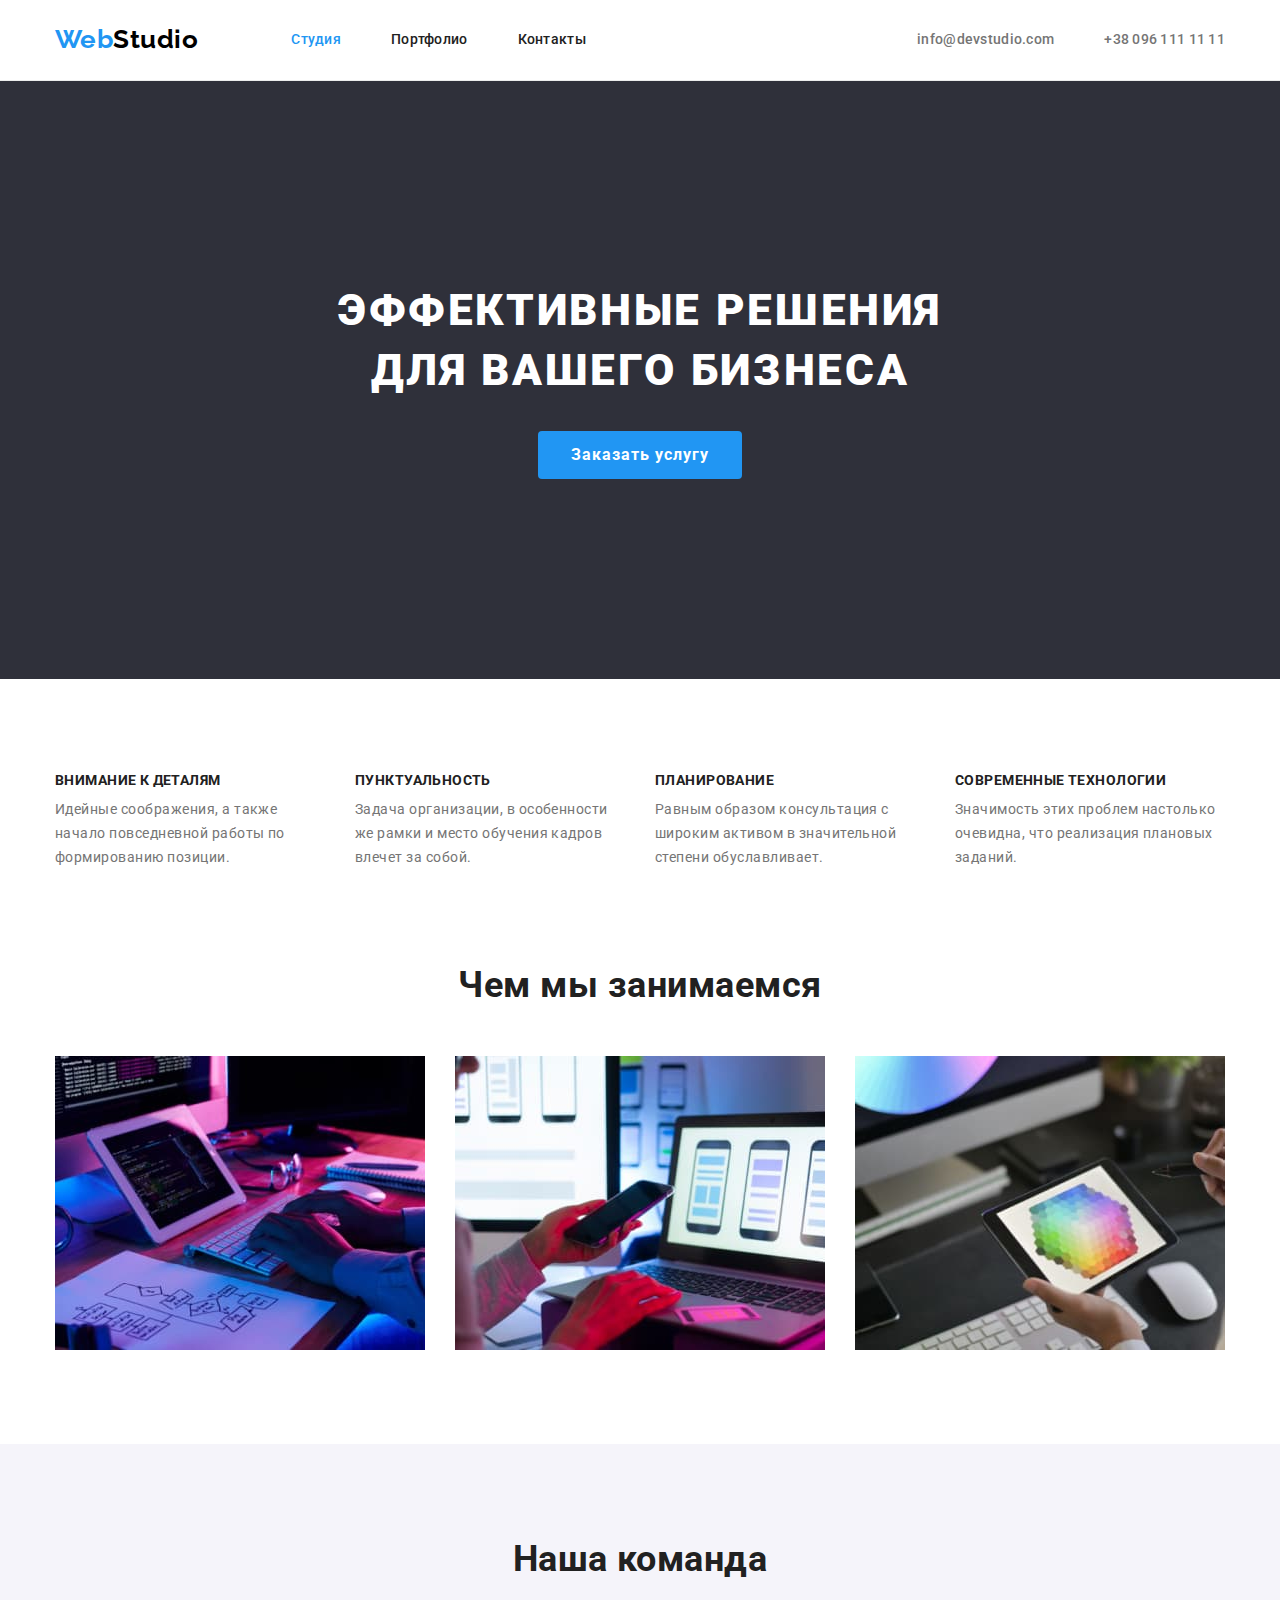
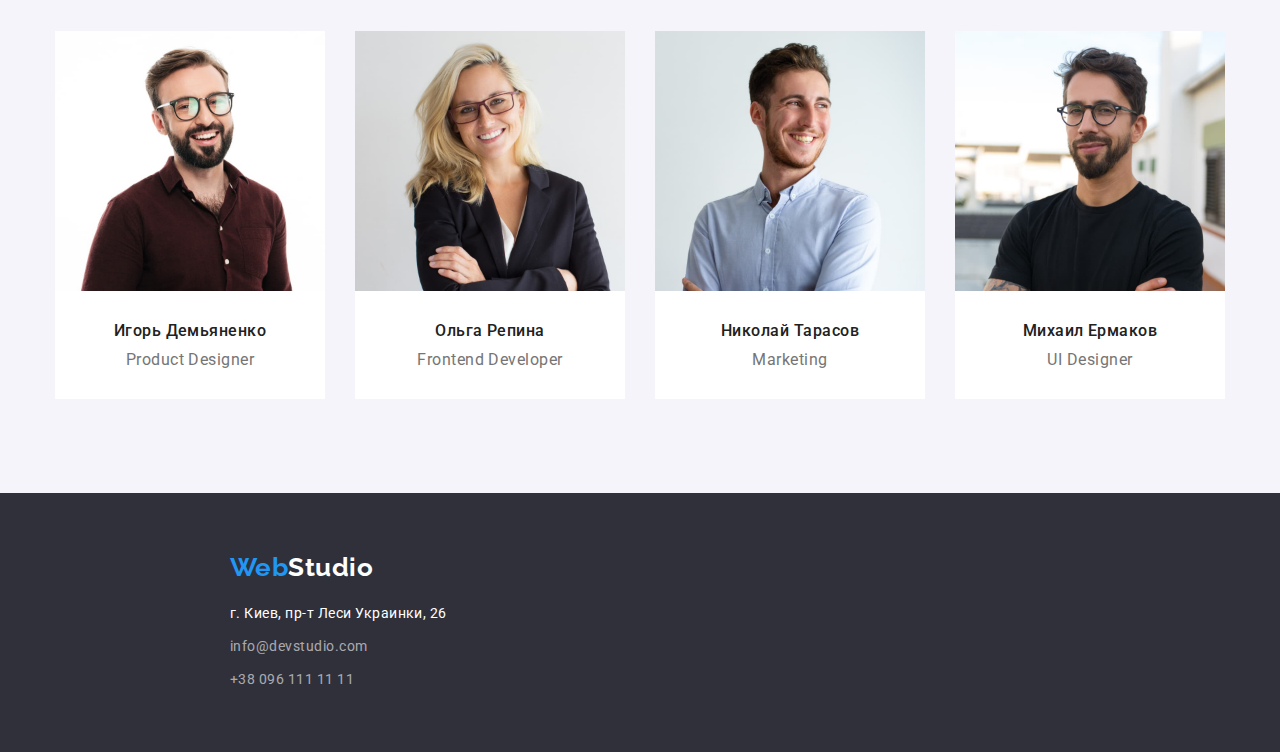
<file: index.html>
<!DOCTYPE html>
<html lang="ru">
<head>
    <meta charset="UTF-8">
    <meta http-equiv="X-UA-Compatible" content="IE=edge">
    <meta name="viewport" content="width=device-width, initial-scale=1.0">
    <title>Document</title>
    <link rel="stylesheet" href="https://cdn.jsdelivr.net/npm/modern-normalize@1.1.0/modern-normalize.min.css">
    <link rel="preconnect" href="https://fonts.googleapis.com">
<link rel="preconnect" href="https://fonts.gstatic.com" crossorigin>
<link href="https://fonts.googleapis.com/css2?family=Raleway:wght@700&family=Roboto:wght@400;500;700;900&display=swap" rel="stylesheet">
    <link rel="stylesheet" href="./css/styles.css" />
</head>
<body>
    <!--шапка страницы-->
  <header class="page-header">
    <div class="container main-nav">
        <nav class="page-navigation" >      
      <a href="/index.html" class="logo">
          <span class="accent">Web</span>Studio
      </a>      
    <!--навигация на другие страницы-->
      <ul class="site-nav list">
          <li class="item"><a href="" class="link current">Студия</a></li>
          <li class="item"><a href="./portfolio.html" class="link">Портфолио</a></li>
          <li class="item"><a href="" class="link">Контакты</a></li>
      </ul>
      </nav>
    <!--Контакті-->
    
      <ul class="contacts list">
          <li class="item"><a href="mailto:info@devstudio.com" class="link social">info@devstudio.com</a></li>
          <li class="item"><a href="tel:+380961111111" class="link social">+38 096 111 11 11</a></li>
      </ul>
    
      
    
    </div>
  </header>
    <!--Уникальній контент страниці--> 
  <main>
      <section class="hero">
          <h1 class="hero-title">Эффективные решения <br /> для вашего бизнеса</h1>
          <button type="button" class="button primary">Заказать услугу</button>
      </section>
      <section class="section">
        <div class="container">
            <h2 class="section-title visually-hidden">Преимущества</h2>
          <ul class="features-list list">
              <li class="item">
                  <h3 class="title">Внимание к деталям</h3>
                  <p class="text">Идейные соображения, а также начало повседневной работы по формированию позиции.</p>
             </li>
              <li class="item">
                  <h3 class="title">Пунктуальность</h3>
                  <p class="text">Задача организации, в особенности же рамки и место обучения кадров влечет за собой.</p>
             </li>
              <li class="item">
                  <h3 class="title">Планирование</h3>
                  <p class="text">Равным образом консультация с широким активом в значительной степени обуславливает.</p>
             </li>
              <li class="item">
                  <h3 class="title">Современные технологии</h3>
                  <p class="text">Значимость этих проблем настолько очевидна, что реализация плановых заданий.</p>
             </li>

          </ul>
        </div>
          
      </section>
      <section class="about section">
        <div class="container">
          <h2 class="section-title">Чем мы занимаемся</h2>
          <ul class="heading list">
              <li>
                  <img src="./images/box1.jpg" alt="десктопніе приложения" width="370">
              </li>
              <li>
                <img src="./images/box2.jpg" alt="мобильніе приложения" width="370">
              </li>
              <li>
                <img src="./images/box3.jpg" alt="дизайнерские решения" width="370">
              </li>
          </ul>
        </div>
      </section>
      <section class="section section-container">
        <div class="container">
          <h2 class="section-title">Наша команда</h2>
          <ul class="team-list list">
              <li class="card">
                <img class="card-image" src="./images/img1.jpg" alt="Игорь Демьяненко" width="270">
                <div class="employees">
                <h3 class="title">Игорь Демьяненко</h3>
                <p class="text">Product Designer</p>
                </div>
                            
              </li>
              <li class="card">
                <img class="card-image" src="./images/img2.jpg" alt="Ольга Репина" width="270">
                <div class="employees">
                <h3 class="title">Ольга Репина</h3>
                <p class="text">Frontend Developer</p> 
                </div>
                               
              </li>
              <li class="card">
                <img class="card-image" src="./images/img3.jpg" alt="Николай Тарасов" width="270">
                <div class="employees">
                <h3 class="title">Николай Тарасов</h3>
                <p class="text">Marketing</p>
                </div>
                
              </li>
              <li class="card">
                <img class="card-image" src="./images/img4.jpg" alt="Михаил Ермаков" width="270">
                <div class="employees">
                <h3 class="title">Михаил Ермаков</h3>
                <p class="text">UI Designer</p>
                </div>
                
              </li>
          </ul>
        </div>
      </section>
    </main>
    <!--Подвал-->
    <footer class="footer" >
      <div class="container">
        <a  href="/index.html" class="logo-footer">
            <span class="accent">Web</span>Studio
        </a>
        <address >
            <ul class="address-list list">
                <li class="item"><a href="" class="link">г. Киев, пр-т Леси Украинки, 26</a></li>
                <li class="item"><a href="mailto:info@devstudio.com" class="link social">info@devstudio.com</a></li>
                <li class="item"><a href="tel:+380961111111" class="link social">+38 096 111 11 11</a></li>
            </ul>
          
           
        </address>
      </div>
        
        
    </footer> 
</body>
</html>
</file>
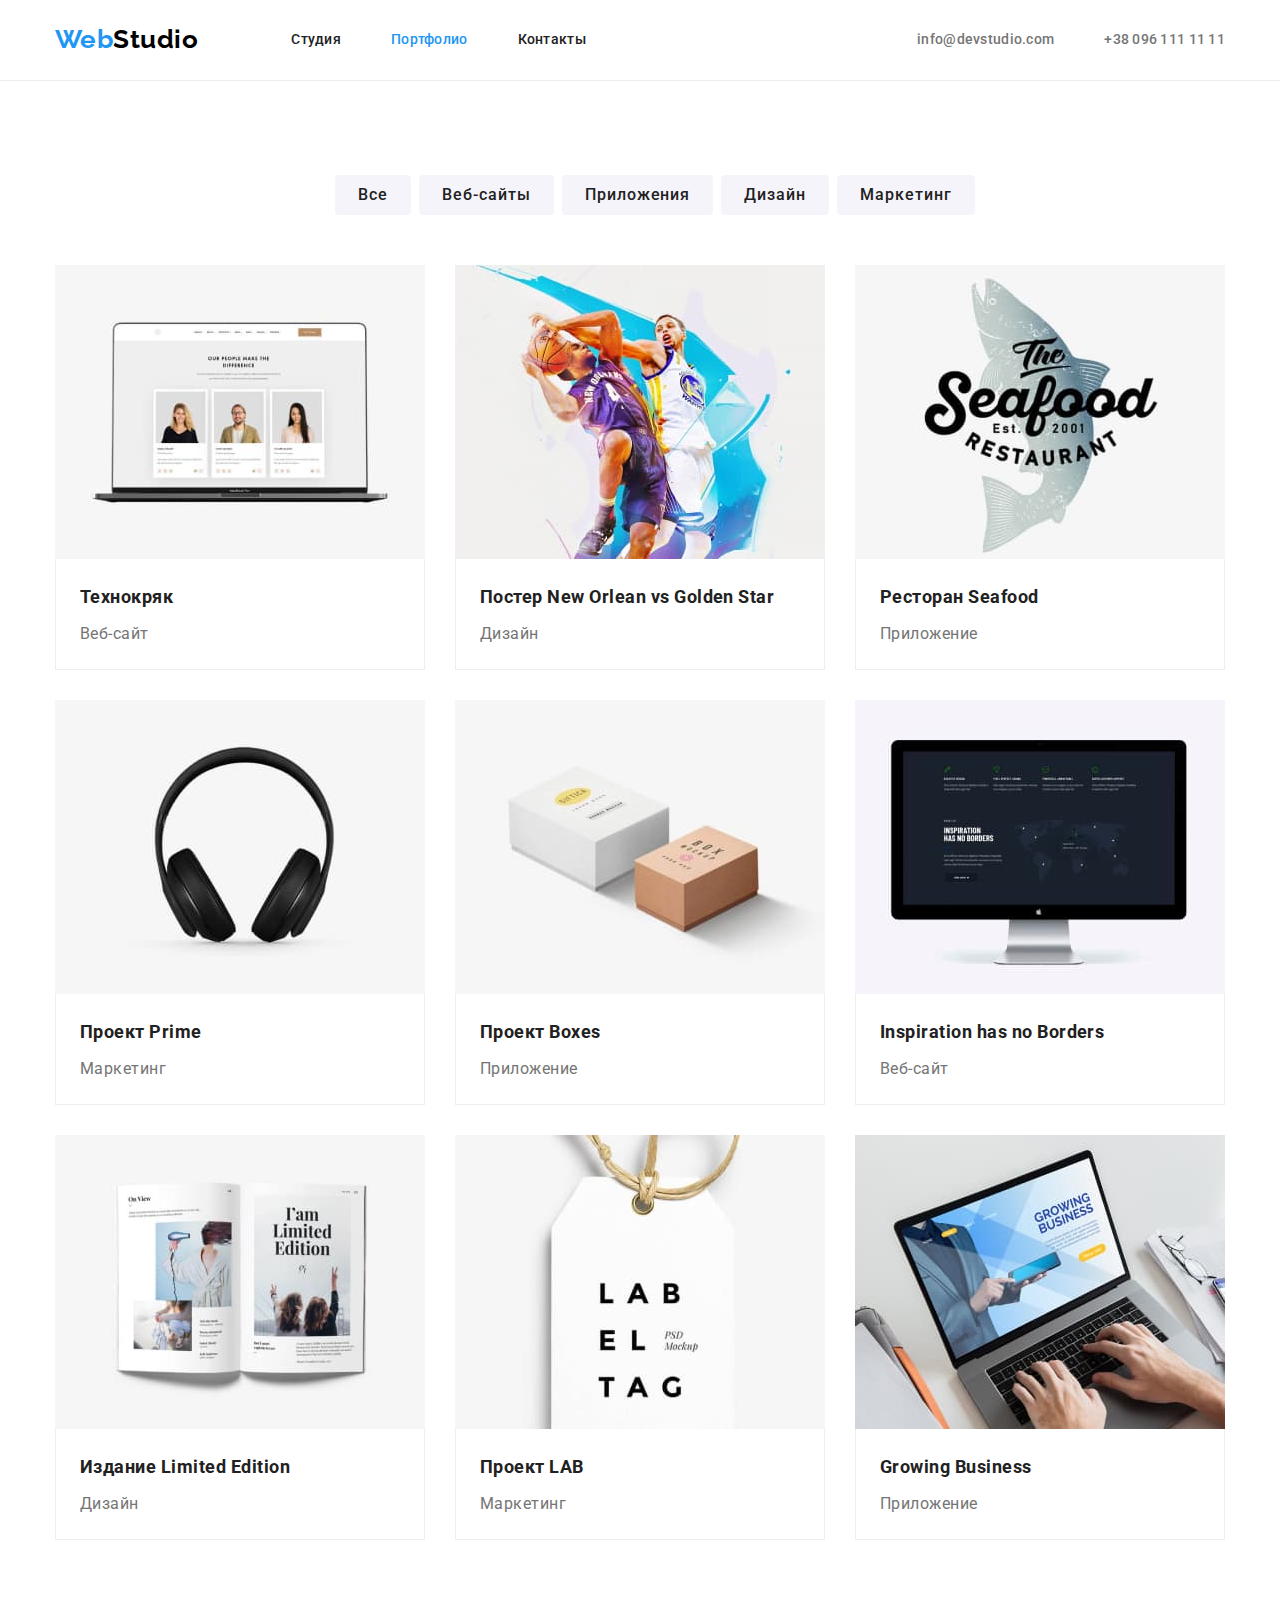
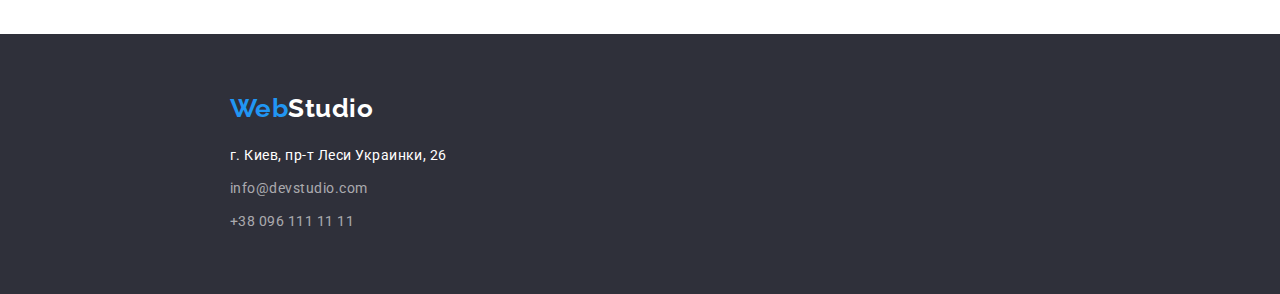
<file: portfolio.html>
<!DOCTYPE html>
<html lang="ru">
<head>
    <meta charset="UTF-8">
    <meta http-equiv="X-UA-Compatible" content="IE=edge">
    <meta name="viewport" content="width=device-width, initial-scale=1.0">
    <title>Document</title>
    <link rel="stylesheet" href="https://cdn.jsdelivr.net/npm/modern-normalize@1.1.0/modern-normalize.min.css">
    <link rel="preconnect" href="https://fonts.googleapis.com">
<link rel="preconnect" href="https://fonts.gstatic.com" crossorigin>
<link href="https://fonts.googleapis.com/css2?family=Raleway:wght@700&family=Roboto:wght@400;500;700;900&display=swap" rel="stylesheet">
    <link rel="stylesheet" href="./css/styles.css" />
</head>

<body>
    <!--шапка страницы-->
    <header class="page-header">
        <div class="container main-nav">
        <nav nav class="page-navigation">
            <a href="/index.html" class="logo">
                <span class="accent">Web</span>Studio
            </a>
            <!--навигация на другие страницы-->
            <ul class="site-nav list">
                <li class="item"><a href="./index.html" class="link">Студия</a></li>
                <li class="item"><a href="" class="link current">Портфолио</a></li>
                <li class="item"><a href="" class="link">Контакты</a></li>
            </ul>
        </nav>
        <!--Контакті-->
        <ul class="contacts list">
            <li class="item"><a href="mailto:info@devstudio.com" class="link social">info@devstudio.com</a></li>
            <li class="item"><a href="tel:+380961111111" class="link social">+38 096 111 11 11</a></li>
        </ul>
                
    </div>
        

    </header>
    <!--Уникальній контент страниці-->
    <main>
        <section class="section">
            <div class="container">
              <h1 class="section-title visually-hidden">Примеры работ</h1>
            <ul class="container button-nav list">
                <li class="item"><button type="button" class="button secondary">Все</button></li>
                <li class="item"><button type="button" class="button secondary">Веб-сайты</button></li>
                <li class="item"><button type="button" class="button secondary">Приложения</button></li>
                <li class="item"><button type="button" class="button secondary">Дизайн</button></li>
                <li class="item"><button type="button" class="button secondary">Маркетинг</button></li>
            </ul>
            
            <ul class="work-list list">
                <li class="card"><a href="">
                    <img class="card-image" src="./images/img13.jpg" alt="" width="370">
                    <div class="work-card">
                    <h2 class="title">Технокряк</h2>
                    <p class="text">Веб-сайт</p>
                    </div>
                    
                    </a>
                </li>
                <li class="card"><a href="">
                    <img class="card-image" src="./images/img14.jpg" alt="" width="370">
                    <div class="work-card">
                    <h2 class="title">Постер New Orlean vs Golden Star</h2>
                    <p class="text">Дизайн</p>
                    </div>
                    
                    </a>
                </li>
                <li class="card"><a href="">
                    <img class="card-image" src="./images/img15.jpg" alt="" width="370">
                    <div class="work-card">
                    <h2 class="title">Ресторан Seafood</h2>
                    <p class="text">Приложение</p>
                    </div>
                    
                    </a>
                </li>
                <li class="card"><a href="">
                    <img class="card-image" src="./images/img16.jpg" alt="" width="370">
                    <div class="work-card">
                    <h2 class="title">Проект Prime</h2>
                    <p class="text">Маркетинг</p>
                    </div>
                    
                    </a>
                </li>
                <li class="card"><a href="">
                    <img class="card-image" src="./images/img17.jpg" alt="" width="370">
                    <div class="work-card">
                    <h2 class="title">Проект Boxes</h2>
                    <p class="text">Приложение</p>
                    </div>
                    
                    </a>
                </li>
                <li class="card"><a href="">
                    <img class="card-image" class="card-image" src="./images/img18.jpg" alt="" width="370">
                    <div class="work-card">
                    <h2 class="title">Inspiration has no Borders</h2>
                    <p class="text">Веб-сайт</p>
                    </div>
                    
                    </a>
                </li>
                <li class="card"><a href="">
                    <img class="card-image" src="./images/img19.jpg" alt="" width="370">
                    <div class="work-card">
                    <h2 class="title">Издание Limited Edition</h2>
                    <p class="text">Дизайн</p>
                    </div>
                    
                    </a>
                </li>
                <li class="card"><a href="">
                    <img class="card-image" src="./images/img20.jpg" alt="" width="370">
                    <div class="work-card">
                    <h2 class="title">Проект LAB</h2>
                    <p class="text">Маркетинг</p>
                    </div>
                    
                    </a>
                </li>
                <li class="card"><a href="">
                    <img class="card-image" src="./images/img21.jpg" alt="" width="370">
                    <div class="work-card">
                    <h2 class="title">Growing Business</h2>
                    <p class="text">Приложение</p>
                    </div>
                    
                    </a>
                </li>
            </ul>
        </div>
            
        </section>
      
    </main>
        
    <!--Подвал-->
    <footer class="footer footer-container">
      <div class="container">
        <a  href="/index.html" class="logo-footer">
            <span class="accent">Web</span>Studio
        </a>
        <address >
            <ul class="address-list list">
                <li class="item"><a href="" class="link">г. Киев, пр-т Леси Украинки, 26</a></li>
                <li class="item"><a href="mailto:info@devstudio.com" class="link social">info@devstudio.com</a></li>
                <li class="item"><a href="tel:+380961111111" class="link social">+38 096 111 11 11</a></li>
            </ul>
          
           
        </address>
      </div>
        
        
    </footer> 
</body>

</html>
</file>
<file: css/styles.css>
/* цвет основного текста #212121 */
/* вторичній текст #757575*/
/* белій #FFFFFF*/
/* акцент #2196F3 */
/* цвет второй кнопки #F5F4FA*/

:root {
    --primary-text-color: #212121;
    --title-text-color: #757575;
    --accent-color: #2196F3;
    --primary-white-color: #FFFFFF;
    --button-color: #F5F4FA;
    --logo-color: #000000;
    --primary-bg-color: #2F303A;
    --social-text-color: rgba(255, 255, 255, 0.6);
    --border-color: #ECECEC; 
    --primary-button-focus: #188ce8;
}
body {background-color: var(--primary-white-color);
    color: var(--primary-text-color) ;
    font-family: Roboto, sans-serif;
    letter-spacing: 0.03em;
 
}

.list {
    list-style: none;
    padding: 0;
    margin: 0;
}

a {
    text-decoration: none;
}

img {
    display: block;
    max-width: 100%;
    height: auto;
}
h1,
h2,
h3,
h4,
p {
    margin-top: 0;
    margin-bottom: 0;
}
ul {
    margin-top: 0;
    margin-bottom: 0;
    padding-left: 0;
}

.container {
    width: 1200px;
    padding-left: 15px;
    padding-right: 15px;
    margin-left: auto;
    margin-right: auto;
    
}
.logo {
    color: var(--logo-color);
    font-family: Raleway, sans-serif;
    font-weight: 700;
    font-size: 26px;
    line-height: 1,19;
    text-decoration: none;
}
.logo-footer {
    color: var(--primary-white-color);
    font-family: Raleway, sans-serif;
    font-weight: 700;
    font-size: 26px;
    line-height: 1, 19;
    text-decoration: none;
}
.logo:hover {
    color: var(--accent-color);
}

.logo-footer:hover {
    color: var(--accent-color);
}
.accent {
    color: var(--accent-color);
}
/* page header */
.page-header {
    margin-bottom: 0;
    Border-bottom: 1px solid #ECECEC;

}

/* main nav */
.main-nav {
    display: flex;
    align-items: center;
    justify-content: center;
   
}

/* site nav */
.page-navigation {
    display: flex;
    align-items: center;
    
}
.site-nav {
    display: flex;
    margin-left: 93px;

}
/* .auth-nav {
    margin-left: auto; */


.contacts {
    display: flex;
    margin-left: auto;
}

.site-nav .item:not(:last-child) {
    margin-right: 50px;
}

.contacts .item:not(:last-child) {
    margin-right: 50px;
}

.site-nav .link {
    display: block;
    padding-top: 32px;
    padding-bottom: 32px;

    color: var(--primary-text-color);
    font-weight: 500;
    font-size: 14px;
    line-height: 1.14;
    letter-spacing: 0.02em;
    text-decoration: none;
}
.contacts .link {
    display: block;
    padding-top: 32px;
    padding-bottom: 32px;

    color: var(--primary-text-color);
    font-weight: 500;
    font-size: 14px;
    line-height: 1.14;
    letter-spacing: 0.02em;
    text-decoration: none;
}

.contacts .link.social {
    color: var(--title-text-color);

}

.link.social {
    display: flex;
}

.site-nav .link:focus,
.site-nav .link:hover {
    color: var(--accent-color);
}
.site-nav .link.current {
    color: var(--accent-color);
}

.contacts .link:focus,
.contacts .link:hover {
    color: var(--accent-color);
}

.contacts .link.current {
    color: var(--accent-color);
}

/* hero */
.hero {
    text-align: center;
    padding-top: 200px;
    padding-bottom: 200px;
    background-color: var(--primary-bg-color);

}
.hero-title {
    margin-top: 0;
    margin-bottom: 30px;
       
    color: var(--primary-white-color);
    font-weight: 900;
    font-size: 44px;
    line-height: 1.36;
    
    letter-spacing: 0.06em;
    text-transform: uppercase;
}

.visually-hidden {
    position: absolute;
    width: 1px;
    height: 1px;
    margin: -1px;
    border: 0;
    padding: 0;
    white-space: nowrap;
    clip-path: inset(100%);
    clip: rect(0 0 0 0);
    overflow: hidden;
}

/* section */
.section {
    padding-top: 94px;
    padding-bottom: 94px;
}

.section-title {
    margin-top: 0;
    margin-bottom: 50px;
    color:var(--primary-text-color);
    font-weight: 700;
    font-size: 36px;
    line-height: 1.17;
    text-align: center;
}
.section.about {
    padding-top: 0;
}

/* features */
.features-list {
    display: flex;
    gap: 30px;
}

.features-list .item {
    flex-basis: calc((100% - 90px)/4);
    
}
.features-list .title {
    margin-top: 0;
    margin-bottom: 10px;
    color: var(--primary-text-color);
    font-weight: 700;
    font-size: 14px;
    line-height: 1.14;
    letter-spacing: 0.03em;
    text-transform: uppercase;
}

.features-list .text {
    margin-top: 0;
    margin-bottom: 0;
    color: var(--title-text-color);
    font-size: 14px;
    line-height: 1.71;
}
.heading {
    display: flex;
    gap: 30px;
}
/* team */
.card {
    margin-bottom: 0;
    background-color: var(--primary-white-color);
    
}

.section-container {
    background-color: var(--button-color);
}
.team-list {
    display: flex;
    gap: 30px;
        
}
.team-list .title {
    margin-top: 30px;
    margin-bottom: 10px;
    color: var(--primary-text-color);
    
    font-weight: 500;
    font-size: 16px;
    line-height: 1.19;
    text-align: center;

}

.team-list .text {
    margin-bottom: 30px;
    color: var(--title-text-color);
    font-size: 16px;
    line-height: 1.19;
    text-align: center;

}
.team-list .card {
    flex-basis: calc((100% - 90px)/4);
}

.employees {
    padding-top: 30px;
    padding-bottom: 30px;
}
.employees .title {
    margin-top: 0;
    margin-bottom: 10px;
}
.employees .text {
    margin-top: 0;
    margin-bottom: 0;
}

/* Examples */
.work-list {
    
    display: flex;
    flex-wrap: wrap;
    gap: 30px;

}
.work-list .title {
    margin-bottom: 4px;
    color: var(--primary-text-color);
    font-weight: 700;
    font-size: 18px;
    line-height: 2;
    text-decoration: none;
}

.work-list .text {
    color: var(--title-text-color);
    font-size: 16px;
    line-height: 1.88;
    text-decoration: none;
}
.work-card {
    padding-top: 20px;
    padding-right: 24px;
    padding-bottom: 20px;
    padding-left: 24px;
    border-right: 1px solid #EEEEEE;
    border-bottom: 1px solid #EEEEEE;
    border-left: 1px solid #EEEEEE;
}

.work-list .card {
    flex-basis: calc((100% - 60px)/3);
}
.work-list>.card:nth-last-child(-n+3) {
    margin-bottom: 0;
}
/* Footer */
.footer {
    display: inline-block;
    padding-top: 60px;
    padding-left: 215px;
    padding-bottom: 60px;
    margin-top: 0;
    margin-bottom: 0;
    background-color: var(--primary-bg-color);
 
}

.address-footer {
    margin-top: 0;
}
.address-list {
    display: inline-block;
    margin-top: 20px;   
}

.address-list .link {
    color: var(--primary-white-color);
    font-style: normal;
    font-size: 14px;
    line-height: 1.71;
    text-decoration: none;
}

.address-list .link.social {
    color: var(--social-text-color);
}

.address-list .link:hover,
.address-list .link:focus {
    color: var(--accent-color)
}

.address-list .item:not(:last-child) {
    margin-bottom: 9px;
}

/* Button */
.button {
    display: inline-block;
    border-radius: 4px;
    padding: 10px 32px;
    min-width: 152px;
    text-align: center;
    border: 1px solid transparent;
    cursor: pointer;
    font-family: inherit;
    font-weight: 700;
    font-size: 16px;
    line-height: 1.62;
    letter-spacing: 0.06em;
    text-align: center;
}
.button-nav {
    display: flex;
    align-items: center;
    justify-content: center;
    margin-bottom: 50px;
}
.button-nav .item:not(:last-child) {
    margin-right: 8px;
}
.button.primary {
    color: var(--primary-white-color);
    background-color: var(--accent-color);
}

.button.secondary {
    padding-top: 6px;
    padding-right: 22px;
    padding-bottom: 6px;
    padding-left: 22px;
    min-width: auto;
    font-weight: 500;
    color: var(--primary-text-color);
    background-color: var(--button-color);
}

.contacts .link:focus,
.contacts .link:hover {
    color: var(--accent-color);
}

.button.primary:hover,
.button.primary:focus {
   color: var(--primary-white-color); 
   background-color: var(--primary-button-focus);
}
.button.secondary:hover,
.button.secondary:focus {
    color: var(--primary-white-color);
    background-color: var(--accent-color);
}
</file>
